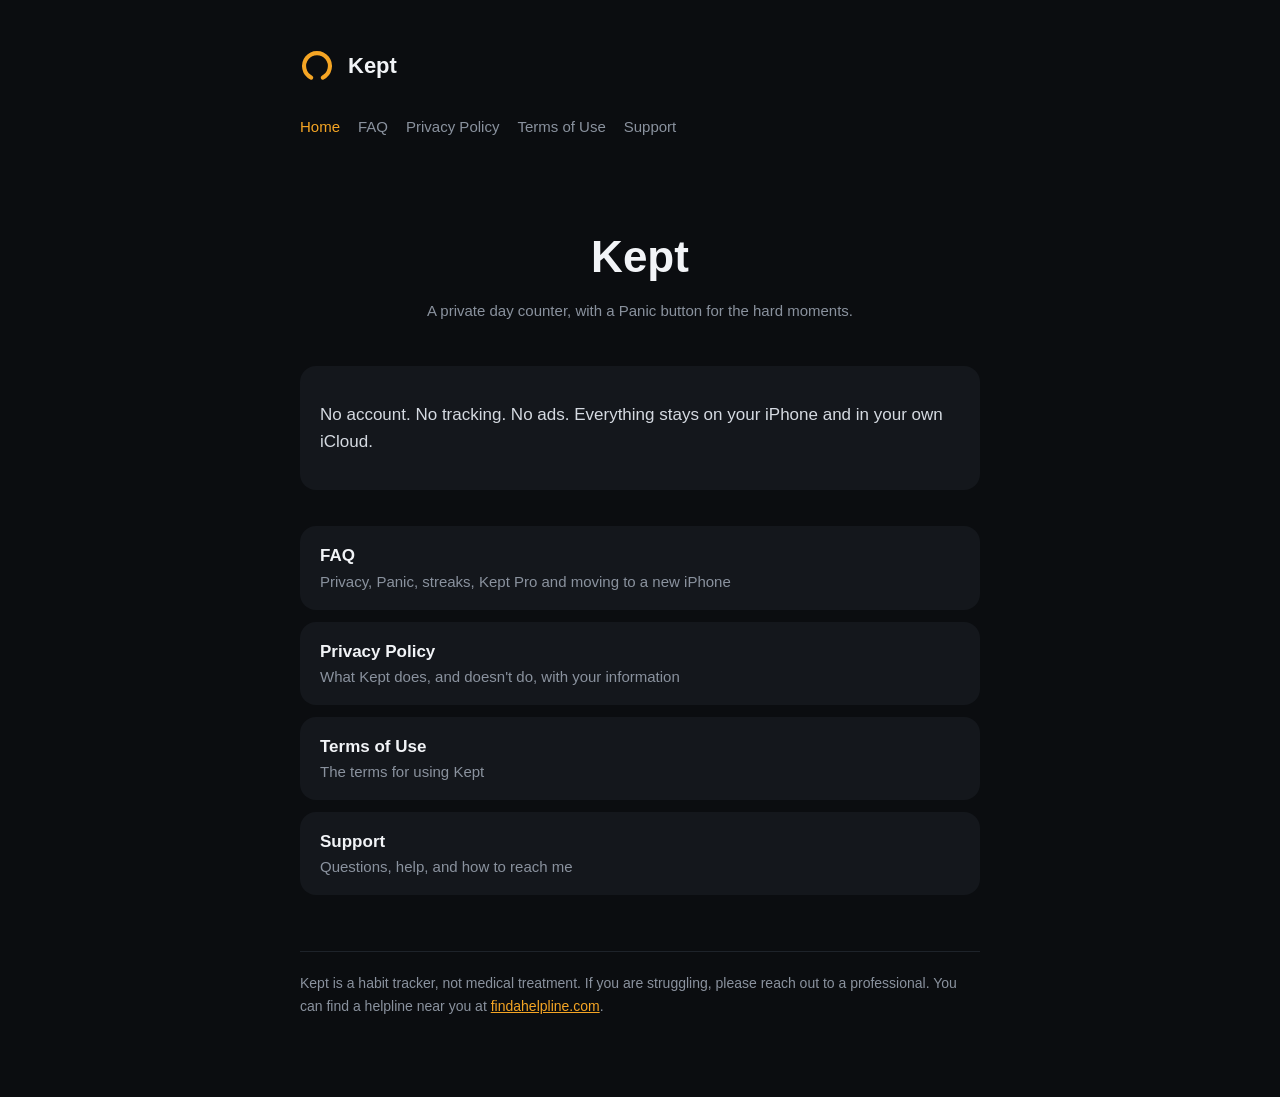
<file: index.html>
<!doctype html>
<html lang="en">
<head>
<meta charset="utf-8">
<meta name="viewport" content="width=device-width, initial-scale=1">
<title>Kept</title>
<meta name="description" content="Kept: a private day counter with a Panic button for the hard moments.">
<link rel="stylesheet" href="style.css">
</head>
<body>
<main>
<header><svg class="mark" viewBox="0 0 100 100" aria-hidden="true"><path d="M33 84 A38 38 0 1 1 67 84" fill="none" stroke="#F5A524" stroke-width="12" stroke-linecap="round"/></svg><a href="./">Kept</a></header>
<nav><a href="./" aria-current="page">Home</a><a href="faq.html">FAQ</a><a href="privacy.html">Privacy Policy</a><a href="terms.html">Terms of Use</a><a href="support.html">Support</a></nav>
<section class="hero">
<h1>Kept</h1>
<p class="muted">A private day counter, with a Panic button for the hard moments.</p>
</section>
<div class="card">
<p>No account. No tracking. No ads. Everything stays on your iPhone and in your own iCloud.</p>
</div>
<div class="links">
<a href="faq.html">FAQ<span>Privacy, Panic, streaks, Kept Pro and moving to a new iPhone</span></a>
<a href="privacy.html">Privacy Policy<span>What Kept does, and doesn't do, with your information</span></a>
<a href="terms.html">Terms of Use<span>The terms for using Kept</span></a>
<a href="support.html">Support<span>Questions, help, and how to reach me</span></a>
</div>
<footer>Kept is a habit tracker, not medical treatment. If you are struggling, please reach out to a professional. You can find a helpline near you at <a href="https://findahelpline.com">findahelpline.com</a>.</footer>
</main>
</body>
</html>
</file>
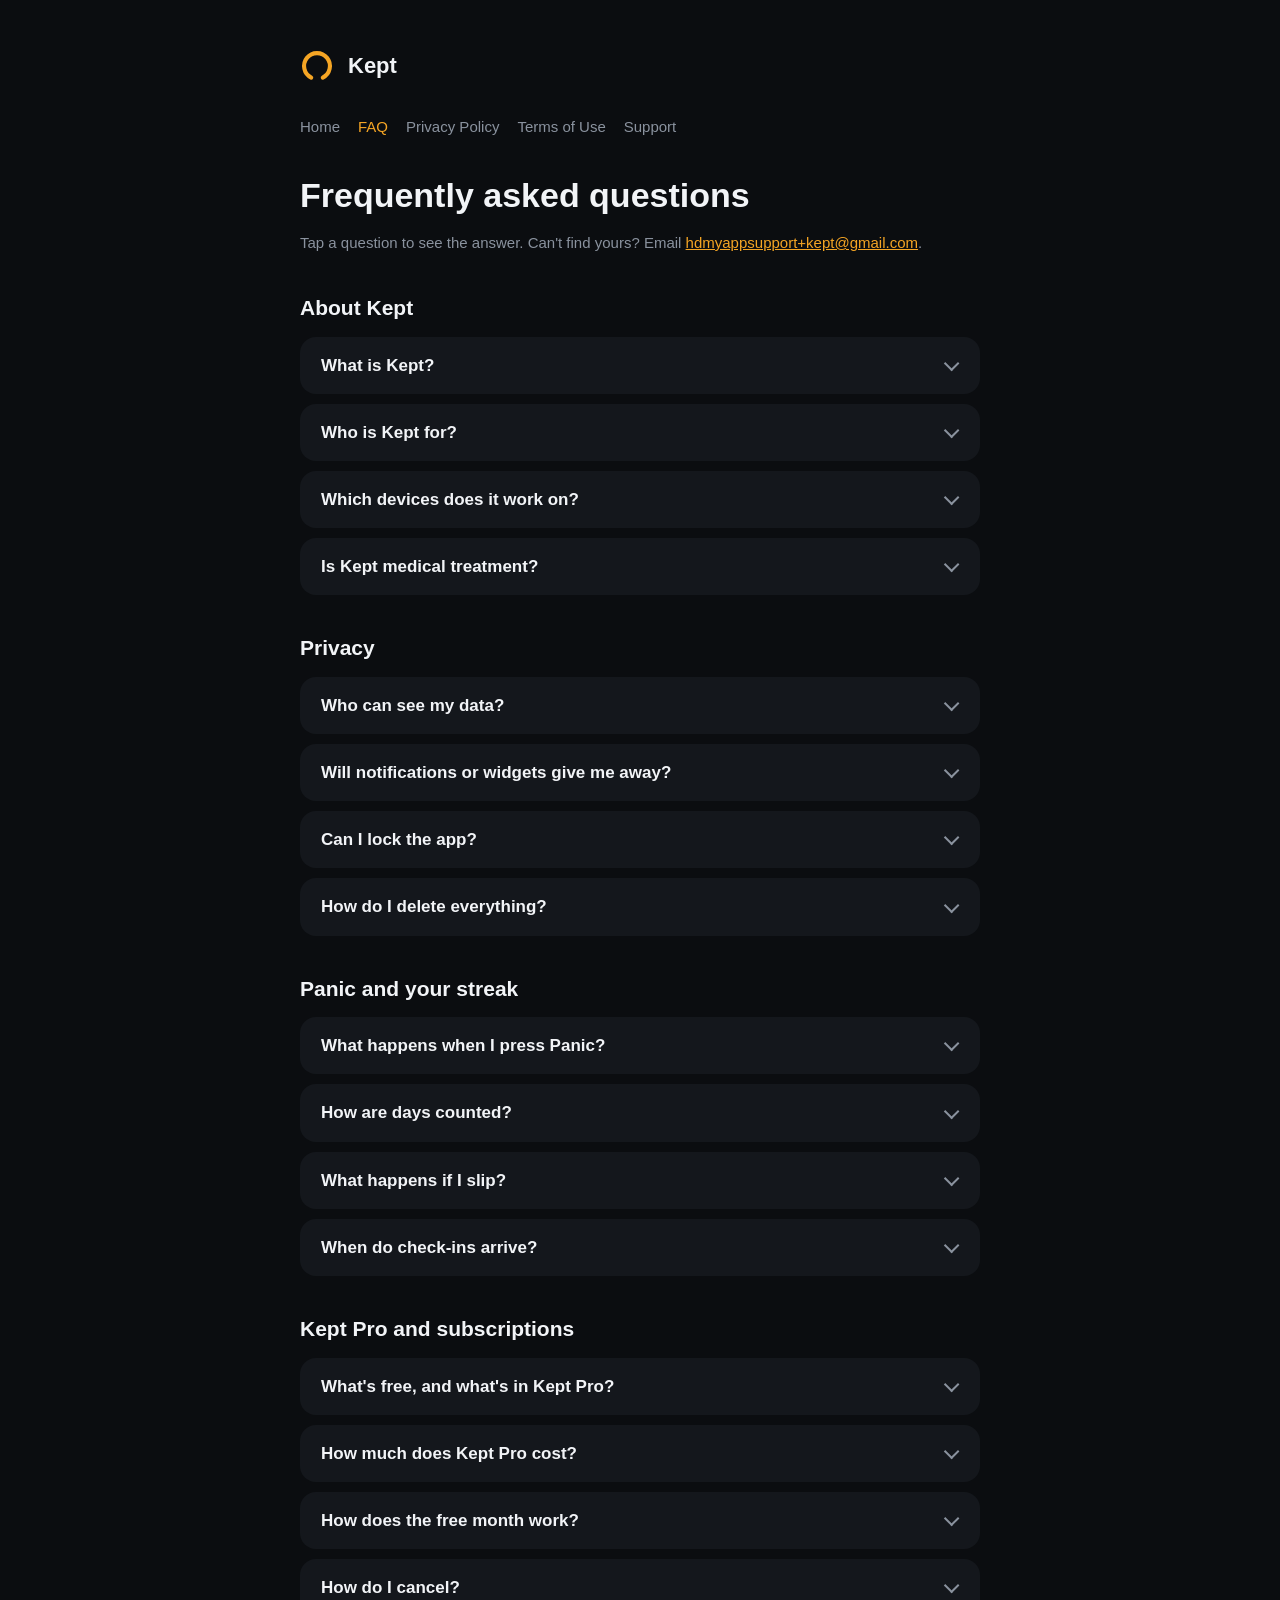
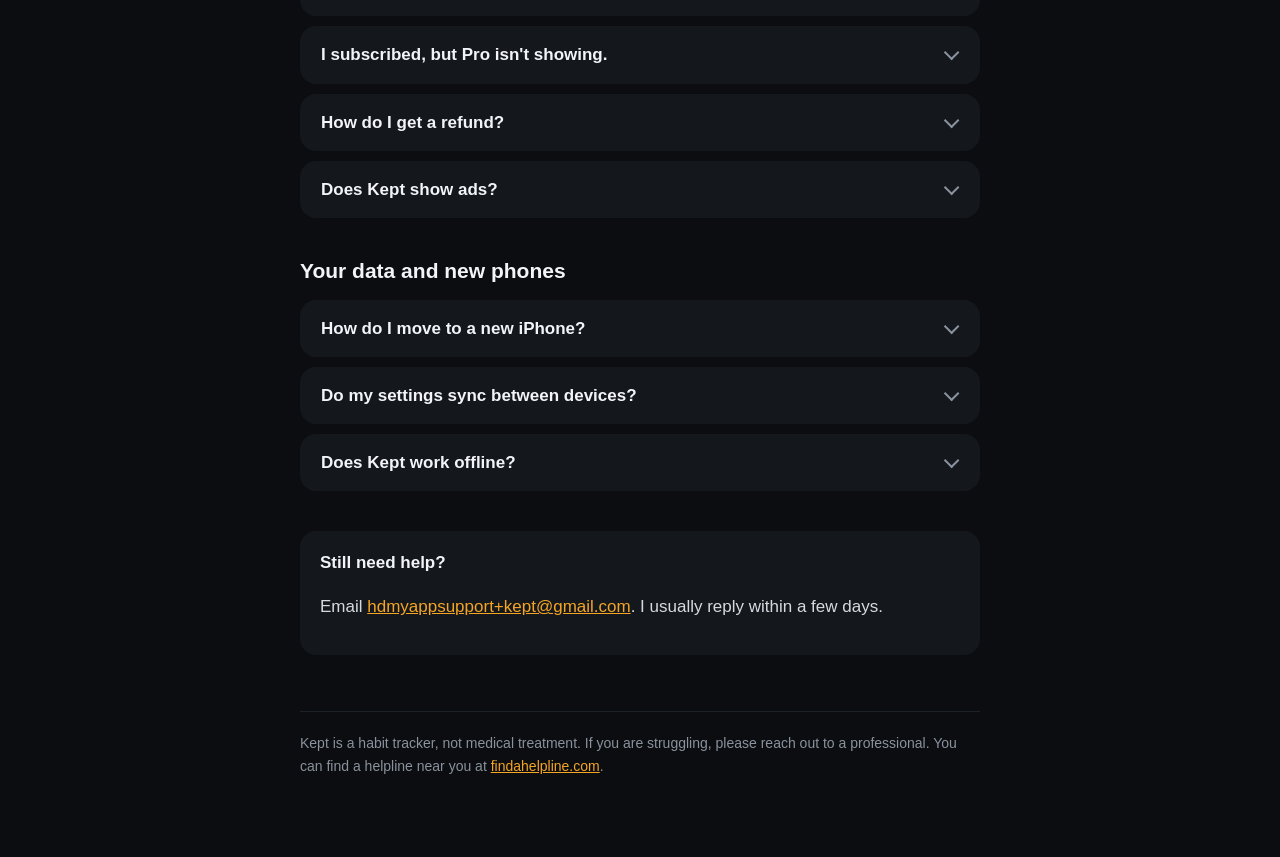
<file: faq.html>
<!doctype html>
<html lang="en">
<head>
<meta charset="utf-8">
<meta name="viewport" content="width=device-width, initial-scale=1">
<title>FAQ · Kept</title>
<meta name="description" content="Frequently asked questions about Kept: privacy, Panic, streaks, Kept Pro, subscriptions and moving to a new iPhone.">
<link rel="stylesheet" href="style.css">
</head>
<body>
<main>
<header><svg class="mark" viewBox="0 0 100 100" aria-hidden="true"><path d="M33 84 A38 38 0 1 1 67 84" fill="none" stroke="#F5A524" stroke-width="12" stroke-linecap="round"/></svg><a href="./">Kept</a></header>
<nav><a href="./">Home</a><a href="faq.html" aria-current="page">FAQ</a><a href="privacy.html">Privacy Policy</a><a href="terms.html">Terms of Use</a><a href="support.html">Support</a></nav>
<h1>Frequently asked questions</h1>
<p class="muted">Tap a question to see the answer. Can't find yours? Email <a href="mailto:hdmyappsupport+kept@gmail.com">hdmyappsupport+kept@gmail.com</a>.</p>

<h2>About Kept</h2>
<div class="faq">
<details>
<summary>What is Kept?</summary>
<p>A private day counter for adults stepping away from a habit, such as adult content. It shows how long you've kept going, down to the second, and gives you a Panic button for the moments when an urge hits.</p>
</details>
<details>
<summary>Who is Kept for?</summary>
<p>Adults aged 18 and over. On iOS 26 and later, Kept asks iOS whether you're 18 or older. You can decline the prompt, and Kept never sees your birth date.</p>
</details>
<details>
<summary>Which devices does it work on?</summary>
<p>iPhone, running iOS 18 or later. There's no iPad, Mac or Android version yet.</p>
</details>
<details>
<summary>Is Kept medical treatment?</summary>
<p>No. Kept is a habit tracker. If you're struggling, please reach out to a professional. You can find a helpline near you at <a href="https://findahelpline.com">findahelpline.com</a>.</p>
</details>
</div>

<h2>Privacy</h2>
<div class="faq">
<details>
<summary>Who can see my data?</summary>
<p>Only you. Kept has no account, no analytics, no ads and no tracking, and I don't run a server. Your data stays on your iPhone and, if you use iCloud, in your own private iCloud storage, which I can't access.</p>
</details>
<details>
<summary>Will notifications or widgets give me away?</summary>
<p>No. Notifications only say "Check-in" or "Milestone" and how long you've kept going, for example "8 hours in. Keep going." Widgets show a day count and a small siren icon, never what the app is for. You can hide the count on your Lock Screen: Kept → Settings → Widgets and privacy.</p>
</details>
<details>
<summary>Can I lock the app?</summary>
<p>Yes. Turn on Kept → Settings → App lock to require Face ID, Touch ID or your passcode. Kept also shows a blank screen in the app switcher.</p>
</details>
<details>
<summary>How do I delete everything?</summary>
<p>Kept → Settings → Delete all data. It removes your streak, slips, urges and notes from your iPhone and your iCloud, and stops all check-ins. It can't be undone.</p>
</details>
</div>

<h2>Panic and your streak</h2>
<div class="faq">
<details>
<summary>What happens when I press Panic?</summary>
<p>A ten-minute timer starts, because urges usually pass within ten minutes. You'll see short lines in the tone you chose, your own reasons, and a "Breathe with me" guide. You can leave after one minute, but try to stay until the ring closes.</p>
</details>
<details>
<summary>How are days counted?</summary>
<p>A day is a full 24 hours from your start, so the day count always matches the live timer, whatever your time zone.</p>
</details>
<details>
<summary>What happens if I slip?</summary>
<p>Tap "I slipped", choose what triggered it, and start again. Your current streak restarts, but your longest run and your total clean days stay. A slip doesn't erase the work you've done.</p>
</details>
<details>
<summary>When do check-ins arrive?</summary>
<p>Every 4 hours on the first day of a streak, then every 8 hours, plus milestones at 6, 12 and 18 hours and every day after. Nothing is sent between 11 pm and 7 am in your local time. Turn them on or off in Kept → Settings → Check-ins.</p>
</details>
</div>

<h2>Kept Pro and subscriptions</h2>
<div class="faq">
<details>
<summary>What's free, and what's in Kept Pro?</summary>
<p>Always free: Panic, your streak and stats, breathing, milestones, check-ins, app lock, iCloud sync and delete-all. Kept Pro adds Insights, Home Screen and Lock Screen widgets, your own Panic lines and reasons, and accent colors.</p>
</details>
<details>
<summary>How much does Kept Pro cost?</summary>
<p>In the US: $2.99 a month, $3.99 every 3 months, or $9.99 a year. Prices in other countries are set by the App Store in your local currency. Every plan starts with a free month.</p>
</details>
<details>
<summary>How does the free month work?</summary>
<p>You won't be charged during the first month. After that, the plan you chose renews automatically until you cancel. Cancel at least 24 hours before the free month ends and you won't be charged at all.</p>
</details>
<details>
<summary>How do I cancel?</summary>
<p>iPhone Settings → your name → Subscriptions → Kept, or Kept → Settings → Manage subscription. You keep Pro until the end of the period you've paid for.</p>
</details>
<details>
<summary>I subscribed, but Pro isn't showing.</summary>
<p>Open Kept → Settings → Restore purchases, signed in to the same Apple Account you subscribed with.</p>
</details>
<details>
<summary>How do I get a refund?</summary>
<p>Purchases are handled by Apple. Request a refund at <a href="https://reportaproblem.apple.com">reportaproblem.apple.com</a>.</p>
</details>
<details>
<summary>Does Kept show ads?</summary>
<p>No, and it never will.</p>
</details>
</div>

<h2>Your data and new phones</h2>
<div class="faq">
<details>
<summary>How do I move to a new iPhone?</summary>
<p>Sign in to the same Apple Account on the new iPhone, with iCloud turned on for Kept, and install Kept. On first launch it checks iCloud for a few seconds, then your streak, slips and Insights come back by themselves. Restoring an iPhone backup or using Quick Start also brings Kept's data over.</p>
</details>
<details>
<summary>Do my settings sync between devices?</summary>
<p>Your streak, reasons, tone, custom lines and accent sync through iCloud. App lock and check-ins are set separately on each iPhone, on purpose.</p>
</details>
<details>
<summary>Does Kept work offline?</summary>
<p>Yes. Everything works without a connection. iCloud catches up the next time you're online.</p>
</details>
</div>

<div class="card cta">
<strong>Still need help?</strong>
<p>Email <a href="mailto:hdmyappsupport+kept@gmail.com">hdmyappsupport+kept@gmail.com</a>. I usually reply within a few days.</p>
</div>

<footer>Kept is a habit tracker, not medical treatment. If you are struggling, please reach out to a professional. You can find a helpline near you at <a href="https://findahelpline.com">findahelpline.com</a>.</footer>
</main>
</body>
</html>
</file>
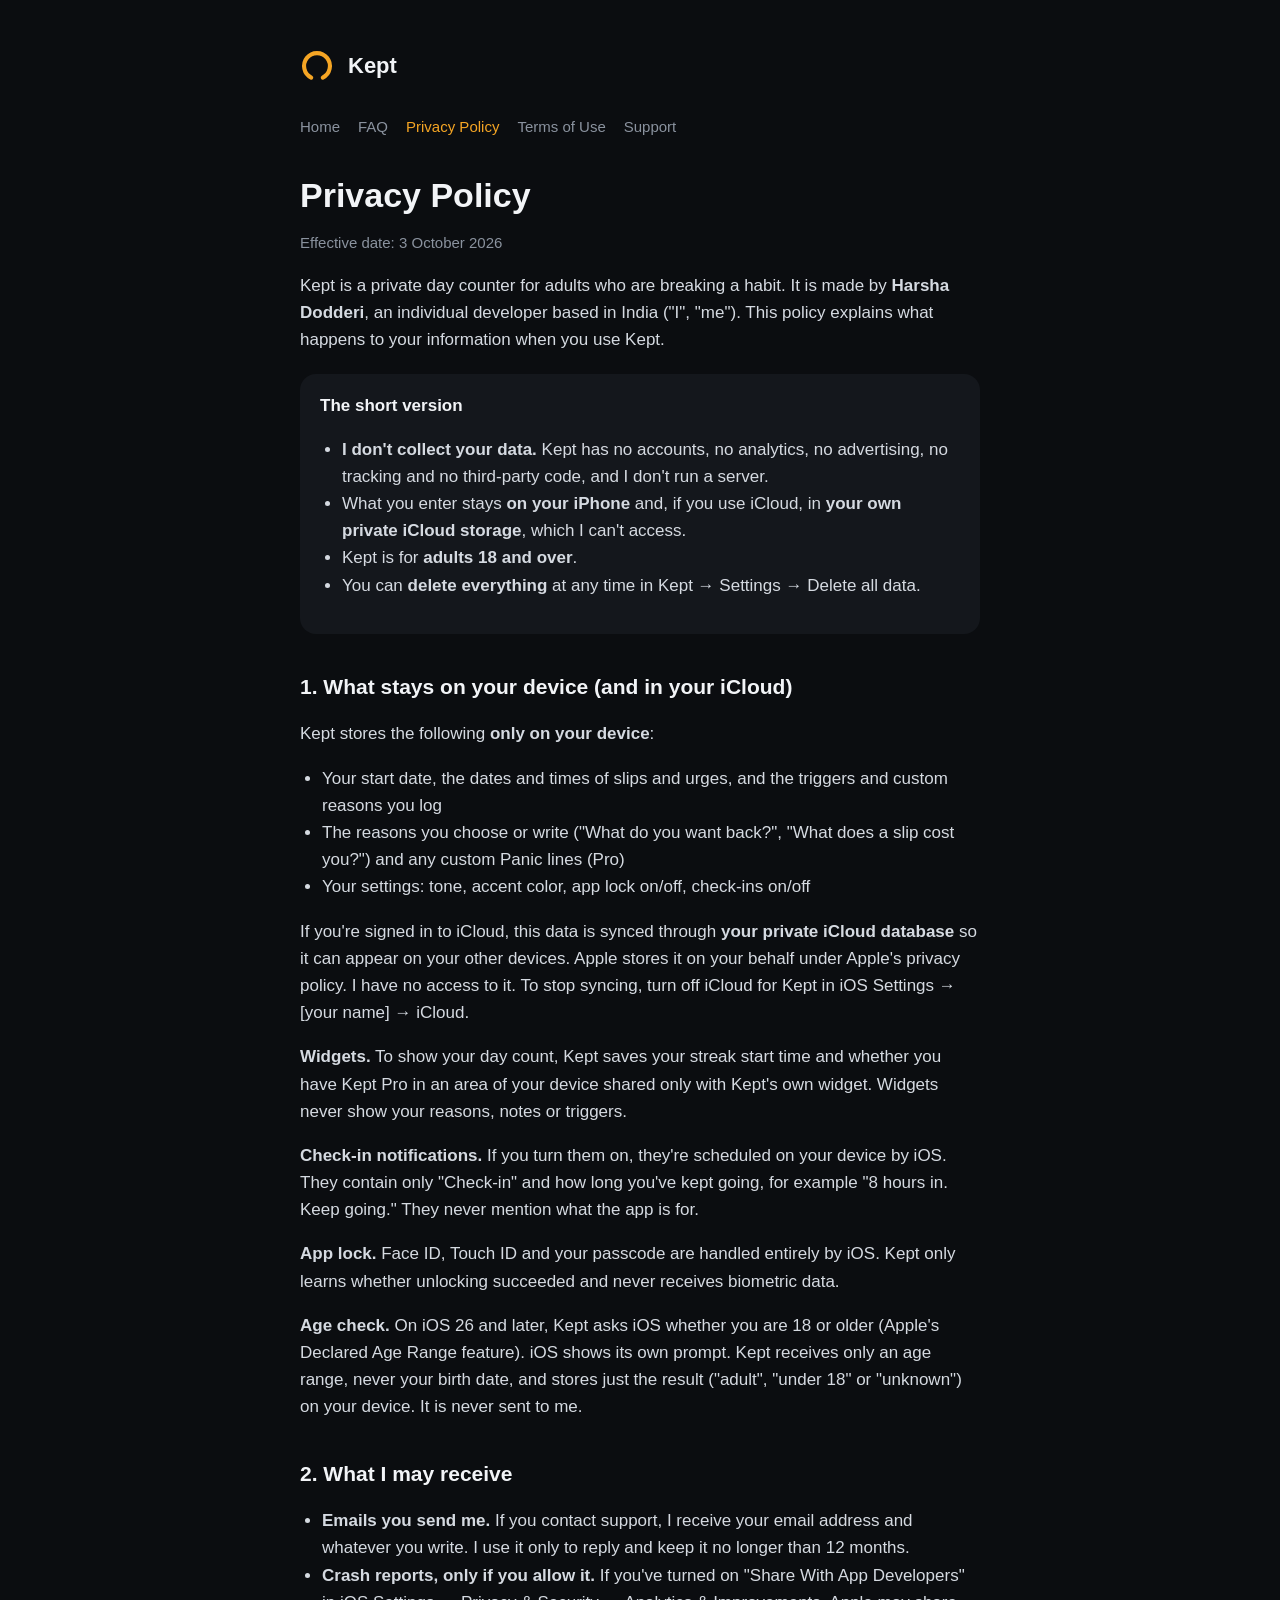
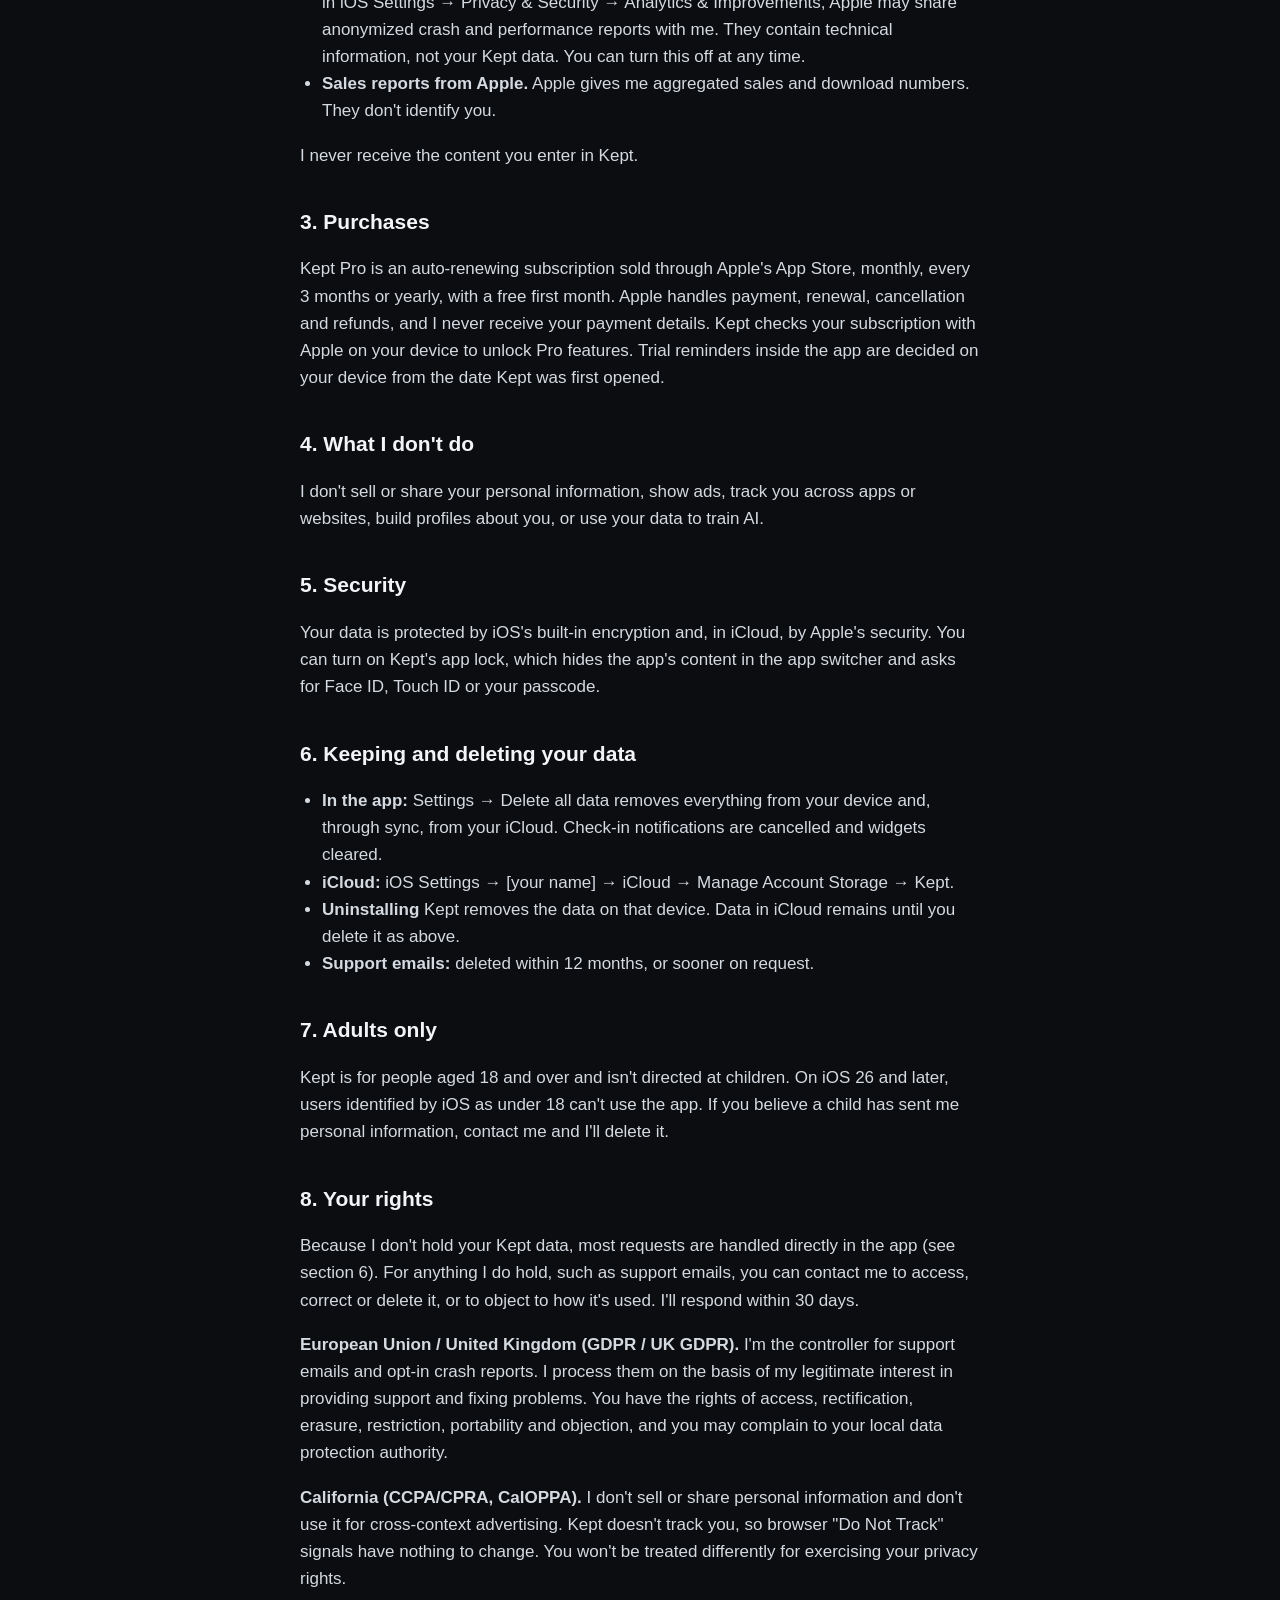
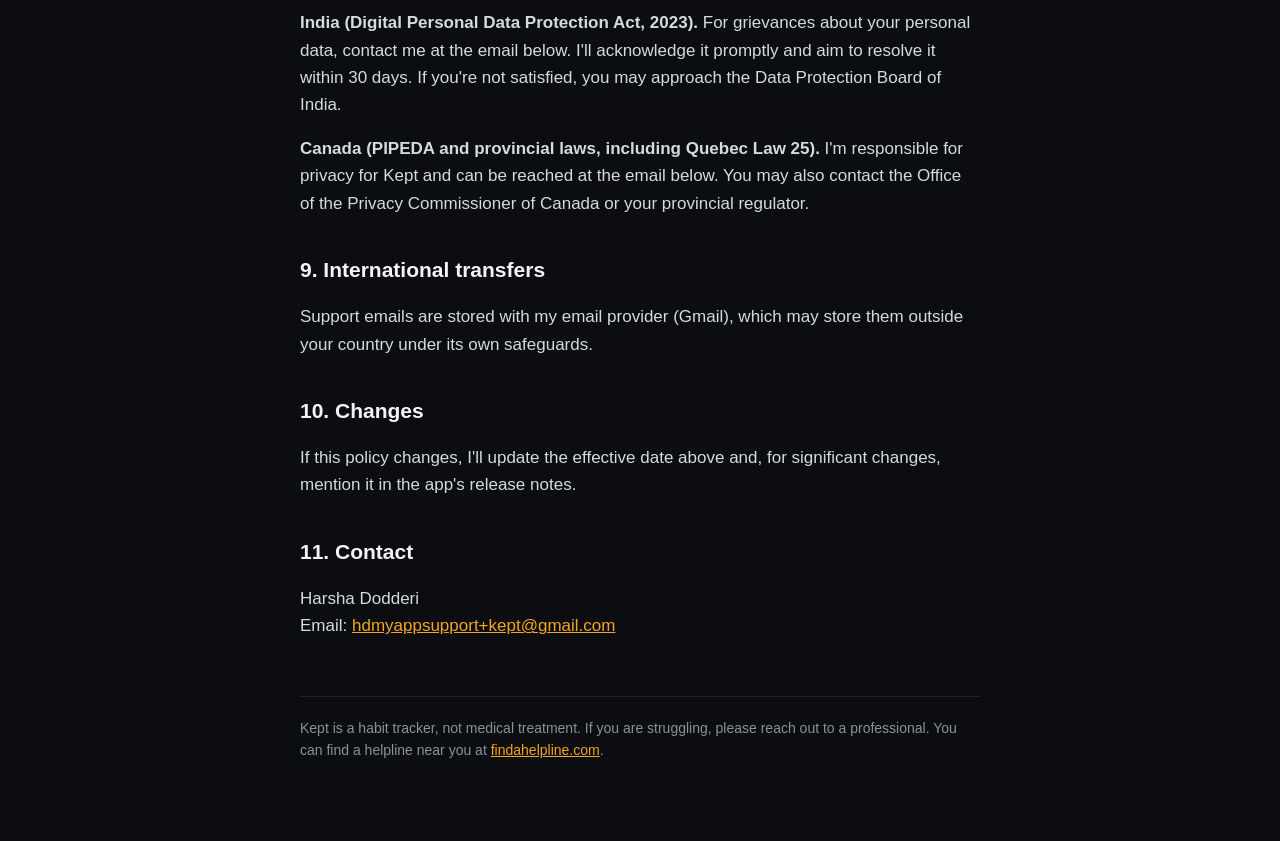
<file: privacy.html>
<!doctype html>
<html lang="en">
<head>
<meta charset="utf-8">
<meta name="viewport" content="width=device-width, initial-scale=1">
<title>Privacy Policy · Kept</title>
<meta name="description" content="Privacy Policy for Kept. No accounts, no tracking, no ads.">
<link rel="stylesheet" href="style.css">
</head>
<body>
<main>
<header><svg class="mark" viewBox="0 0 100 100" aria-hidden="true"><path d="M33 84 A38 38 0 1 1 67 84" fill="none" stroke="#F5A524" stroke-width="12" stroke-linecap="round"/></svg><a href="./">Kept</a></header>
<nav><a href="./">Home</a><a href="faq.html">FAQ</a><a href="privacy.html" aria-current="page">Privacy Policy</a><a href="terms.html">Terms of Use</a><a href="support.html">Support</a></nav>
<h1>Privacy Policy</h1>
<p class="meta">Effective date: 3 October 2026</p>
<p>Kept is a private day counter for adults who are breaking a habit. It is made by <strong>Harsha Dodderi</strong>, an individual developer based in India ("I", "me"). This policy explains what happens to your information when you use Kept.</p>

<div class="card">
<strong>The short version</strong>
<ul>
<li><strong>I don't collect your data.</strong> Kept has no accounts, no analytics, no advertising, no tracking and no third-party code, and I don't run a server.</li>
<li>What you enter stays <strong>on your iPhone</strong> and, if you use iCloud, in <strong>your own private iCloud storage</strong>, which I can't access.</li>
<li>Kept is for <strong>adults 18 and over</strong>.</li>
<li>You can <strong>delete everything</strong> at any time in Kept → Settings → Delete all data.</li>
</ul>
</div>

<h2>1. What stays on your device (and in your iCloud)</h2>
<p>Kept stores the following <strong>only on your device</strong>:</p>
<ul>
<li>Your start date, the dates and times of slips and urges, and the triggers and custom reasons you log</li>
<li>The reasons you choose or write ("What do you want back?", "What does a slip cost you?") and any custom Panic lines (Pro)</li>
<li>Your settings: tone, accent color, app lock on/off, check-ins on/off</li>
</ul>
<p>If you're signed in to iCloud, this data is synced through <strong>your private iCloud database</strong> so it can appear on your other devices. Apple stores it on your behalf under Apple's privacy policy. I have no access to it. To stop syncing, turn off iCloud for Kept in iOS Settings → [your name] → iCloud.</p>
<p><strong>Widgets.</strong> To show your day count, Kept saves your streak start time and whether you have Kept Pro in an area of your device shared only with Kept's own widget. Widgets never show your reasons, notes or triggers.</p>
<p><strong>Check-in notifications.</strong> If you turn them on, they're scheduled on your device by iOS. They contain only "Check-in" and how long you've kept going, for example "8 hours in. Keep going." They never mention what the app is for.</p>
<p><strong>App lock.</strong> Face ID, Touch ID and your passcode are handled entirely by iOS. Kept only learns whether unlocking succeeded and never receives biometric data.</p>
<p><strong>Age check.</strong> On iOS 26 and later, Kept asks iOS whether you are 18 or older (Apple's Declared Age Range feature). iOS shows its own prompt. Kept receives only an age range, never your birth date, and stores just the result ("adult", "under 18" or "unknown") on your device. It is never sent to me.</p>

<h2>2. What I may receive</h2>
<ul>
<li><strong>Emails you send me.</strong> If you contact support, I receive your email address and whatever you write. I use it only to reply and keep it no longer than 12 months.</li>
<li><strong>Crash reports, only if you allow it.</strong> If you've turned on "Share With App Developers" in iOS Settings → Privacy &amp; Security → Analytics &amp; Improvements, Apple may share anonymized crash and performance reports with me. They contain technical information, not your Kept data. You can turn this off at any time.</li>
<li><strong>Sales reports from Apple.</strong> Apple gives me aggregated sales and download numbers. They don't identify you.</li>
</ul>
<p>I never receive the content you enter in Kept.</p>

<h2>3. Purchases</h2>
<p>Kept Pro is an auto-renewing subscription sold through Apple's App Store, monthly, every 3 months or yearly, with a free first month. Apple handles payment, renewal, cancellation and refunds, and I never receive your payment details. Kept checks your subscription with Apple on your device to unlock Pro features. Trial reminders inside the app are decided on your device from the date Kept was first opened.</p>

<h2>4. What I don't do</h2>
<p>I don't sell or share your personal information, show ads, track you across apps or websites, build profiles about you, or use your data to train AI.</p>

<h2>5. Security</h2>
<p>Your data is protected by iOS's built-in encryption and, in iCloud, by Apple's security. You can turn on Kept's app lock, which hides the app's content in the app switcher and asks for Face ID, Touch ID or your passcode.</p>

<h2>6. Keeping and deleting your data</h2>
<ul>
<li><strong>In the app:</strong> Settings → Delete all data removes everything from your device and, through sync, from your iCloud. Check-in notifications are cancelled and widgets cleared.</li>
<li><strong>iCloud:</strong> iOS Settings → [your name] → iCloud → Manage Account Storage → Kept.</li>
<li><strong>Uninstalling</strong> Kept removes the data on that device. Data in iCloud remains until you delete it as above.</li>
<li><strong>Support emails:</strong> deleted within 12 months, or sooner on request.</li>
</ul>

<h2>7. Adults only</h2>
<p>Kept is for people aged 18 and over and isn't directed at children. On iOS 26 and later, users identified by iOS as under 18 can't use the app. If you believe a child has sent me personal information, contact me and I'll delete it.</p>

<h2>8. Your rights</h2>
<p>Because I don't hold your Kept data, most requests are handled directly in the app (see section 6). For anything I do hold, such as support emails, you can contact me to access, correct or delete it, or to object to how it's used. I'll respond within 30 days.</p>
<p><strong>European Union / United Kingdom (GDPR / UK GDPR).</strong> I'm the controller for support emails and opt-in crash reports. I process them on the basis of my legitimate interest in providing support and fixing problems. You have the rights of access, rectification, erasure, restriction, portability and objection, and you may complain to your local data protection authority.</p>
<p><strong>California (CCPA/CPRA, CalOPPA).</strong> I don't sell or share personal information and don't use it for cross-context advertising. Kept doesn't track you, so browser "Do Not Track" signals have nothing to change. You won't be treated differently for exercising your privacy rights.</p>
<p><strong>India (Digital Personal Data Protection Act, 2023).</strong> For grievances about your personal data, contact me at the email below. I'll acknowledge it promptly and aim to resolve it within 30 days. If you're not satisfied, you may approach the Data Protection Board of India.</p>
<p><strong>Canada (PIPEDA and provincial laws, including Quebec Law 25).</strong> I'm responsible for privacy for Kept and can be reached at the email below. You may also contact the Office of the Privacy Commissioner of Canada or your provincial regulator.</p>

<h2>9. International transfers</h2>
<p>Support emails are stored with my email provider (Gmail), which may store them outside your country under its own safeguards.</p>

<h2>10. Changes</h2>
<p>If this policy changes, I'll update the effective date above and, for significant changes, mention it in the app's release notes.</p>

<h2>11. Contact</h2>
<p>Harsha Dodderi<br>Email: <a href="mailto:hdmyappsupport+kept@gmail.com">hdmyappsupport+kept@gmail.com</a></p>

<footer>Kept is a habit tracker, not medical treatment. If you are struggling, please reach out to a professional. You can find a helpline near you at <a href="https://findahelpline.com">findahelpline.com</a>.</footer>
</main>
</body>
</html>
</file>
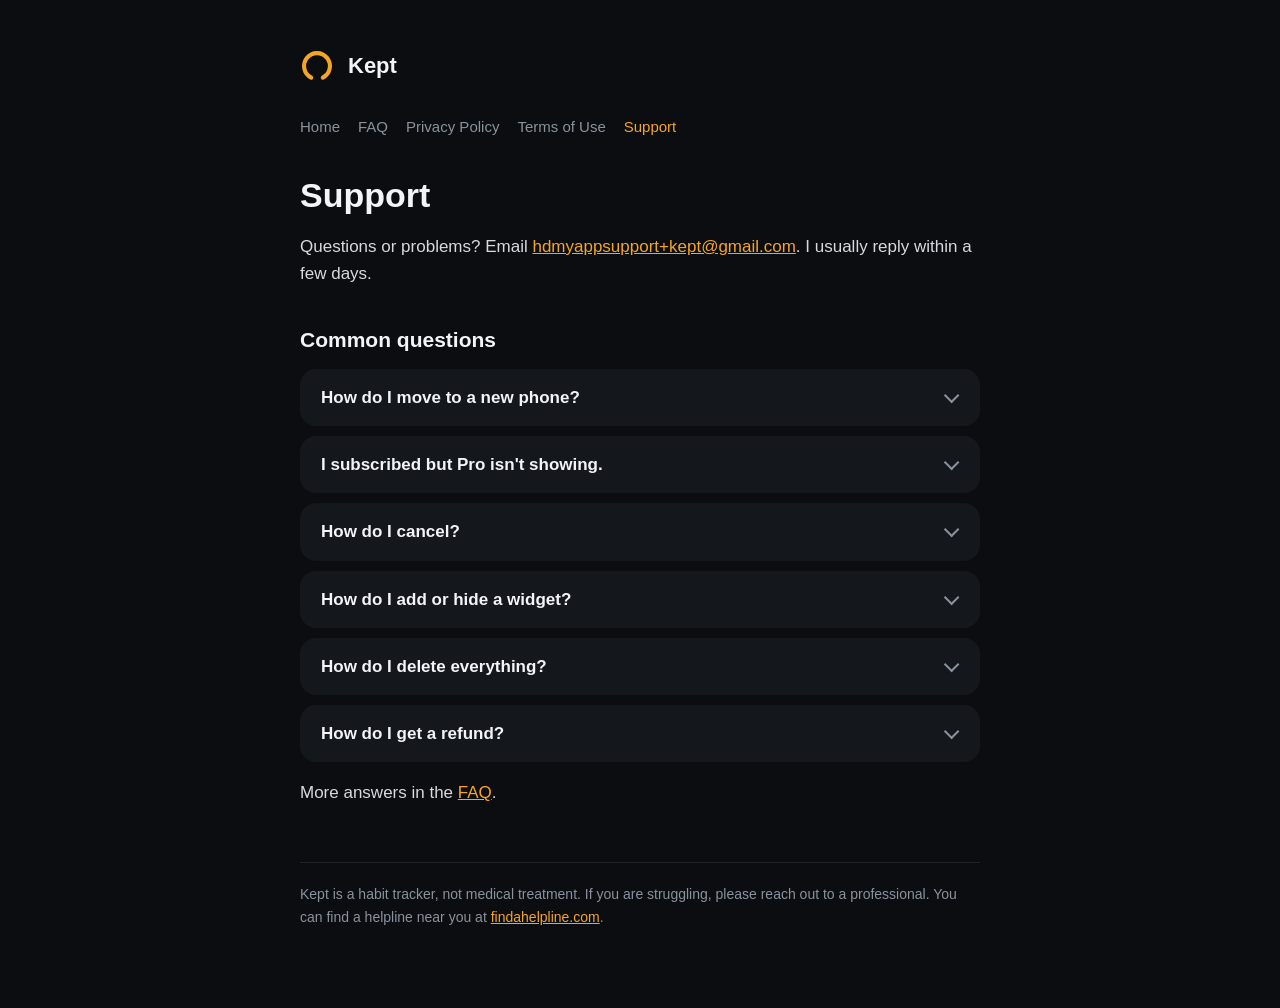
<file: support.html>
<!doctype html>
<html lang="en">
<head>
<meta charset="utf-8">
<meta name="viewport" content="width=device-width, initial-scale=1">
<title>Support · Kept</title>
<meta name="description" content="Help and contact for Kept.">
<link rel="stylesheet" href="style.css">
</head>
<body>
<main>
<header><svg class="mark" viewBox="0 0 100 100" aria-hidden="true"><path d="M33 84 A38 38 0 1 1 67 84" fill="none" stroke="#F5A524" stroke-width="12" stroke-linecap="round"/></svg><a href="./">Kept</a></header>
<nav><a href="./">Home</a><a href="faq.html">FAQ</a><a href="privacy.html">Privacy Policy</a><a href="terms.html">Terms of Use</a><a href="support.html" aria-current="page">Support</a></nav>
<h1>Support</h1>
<p>Questions or problems? Email <a href="mailto:hdmyappsupport+kept@gmail.com">hdmyappsupport+kept@gmail.com</a>. I usually reply within a few days.</p>
<h2>Common questions</h2>
<div class="faq">
<details>
<summary>How do I move to a new phone?</summary>
<p>Sign in to the same iCloud account on the new iPhone and install Kept. Your data syncs automatically.</p>
</details>
<details>
<summary>I subscribed but Pro isn't showing.</summary>
<p>Open Kept → Settings → Restore purchases, signed in to the same Apple Account you subscribed with.</p>
</details>
<details>
<summary>How do I cancel?</summary>
<p>iPhone Settings → your name → Subscriptions → Kept, or Kept → Settings → Manage subscription. Cancel during the free month and you won't be charged.</p>
</details>
<details>
<summary>How do I add or hide a widget?</summary>
<p>Kept → Settings → Add a widget shows how to add one. Settings → Widgets and privacy explains how to hide the count on your Lock Screen.</p>
</details>
<details>
<summary>How do I delete everything?</summary>
<p>Kept → Settings → Delete all data. This removes your data from your iPhone and your iCloud.</p>
</details>
<details>
<summary>How do I get a refund?</summary>
<p>Purchases are handled by Apple. Request a refund at <a href="https://reportaproblem.apple.com">reportaproblem.apple.com</a>.</p>
</details>
</div>
<p>More answers in the <a href="faq.html">FAQ</a>.</p>
<footer>Kept is a habit tracker, not medical treatment. If you are struggling, please reach out to a professional. You can find a helpline near you at <a href="https://findahelpline.com">findahelpline.com</a>.</footer>
</main>
</body>
</html>
</file>
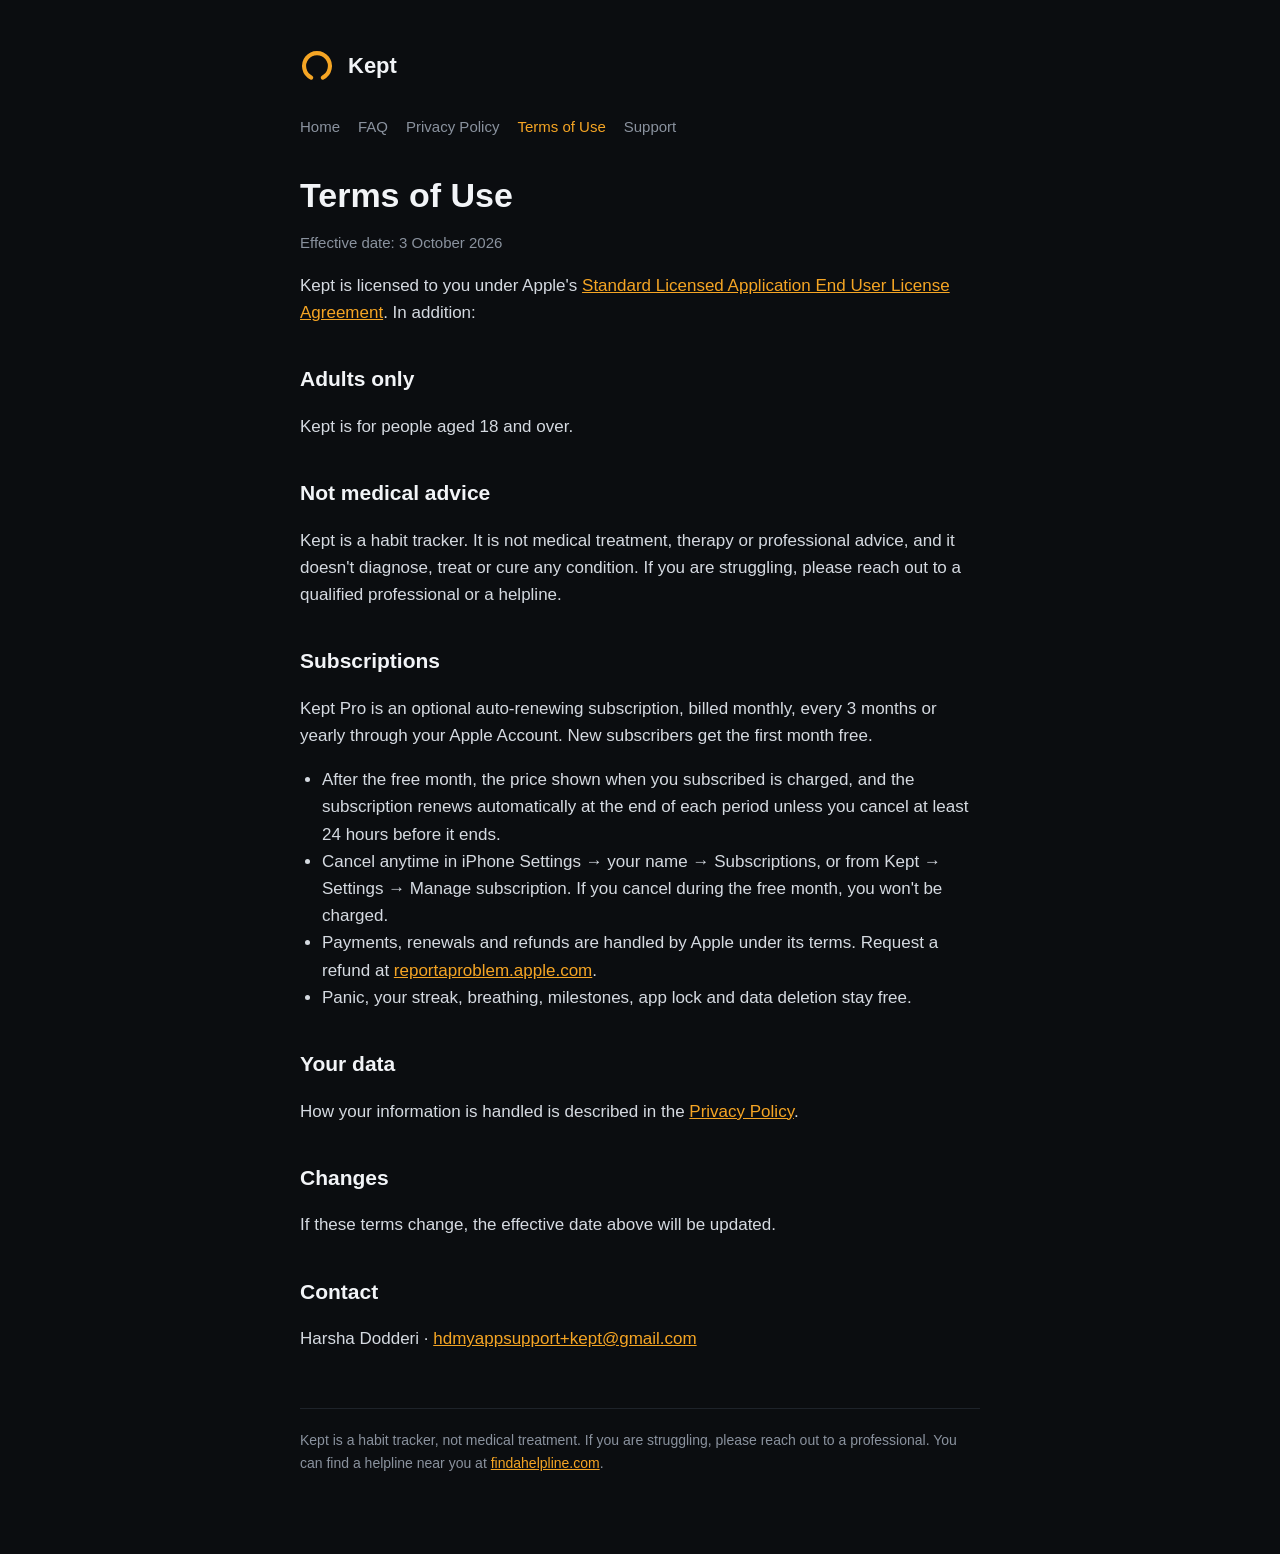
<file: terms.html>
<!doctype html>
<html lang="en">
<head>
<meta charset="utf-8">
<meta name="viewport" content="width=device-width, initial-scale=1">
<title>Terms of Use · Kept</title>
<meta name="description" content="Terms of Use for Kept.">
<link rel="stylesheet" href="style.css">
</head>
<body>
<main>
<header><svg class="mark" viewBox="0 0 100 100" aria-hidden="true"><path d="M33 84 A38 38 0 1 1 67 84" fill="none" stroke="#F5A524" stroke-width="12" stroke-linecap="round"/></svg><a href="./">Kept</a></header>
<nav><a href="./">Home</a><a href="faq.html">FAQ</a><a href="privacy.html">Privacy Policy</a><a href="terms.html" aria-current="page">Terms of Use</a><a href="support.html">Support</a></nav>
<h1>Terms of Use</h1>
<p class="meta">Effective date: 3 October 2026</p>
<p>Kept is licensed to you under Apple's <a href="https://www.apple.com/legal/internet-services/itunes/dev/stdeula/">Standard Licensed Application End User License Agreement</a>. In addition:</p>
<h2>Adults only</h2>
<p>Kept is for people aged 18 and over.</p>
<h2>Not medical advice</h2>
<p>Kept is a habit tracker. It is not medical treatment, therapy or professional advice, and it doesn't diagnose, treat or cure any condition. If you are struggling, please reach out to a qualified professional or a helpline.</p>
<h2>Subscriptions</h2>
<p>Kept Pro is an optional auto-renewing subscription, billed monthly, every 3 months or yearly through your Apple Account. New subscribers get the first month free.</p>
<ul>
<li>After the free month, the price shown when you subscribed is charged, and the subscription renews automatically at the end of each period unless you cancel at least 24 hours before it ends.</li>
<li>Cancel anytime in iPhone Settings → your name → Subscriptions, or from Kept → Settings → Manage subscription. If you cancel during the free month, you won't be charged.</li>
<li>Payments, renewals and refunds are handled by Apple under its terms. Request a refund at <a href="https://reportaproblem.apple.com">reportaproblem.apple.com</a>.</li>
<li>Panic, your streak, breathing, milestones, app lock and data deletion stay free.</li>
</ul>
<h2>Your data</h2>
<p>How your information is handled is described in the <a href="privacy.html">Privacy Policy</a>.</p>
<h2>Changes</h2>
<p>If these terms change, the effective date above will be updated.</p>
<h2>Contact</h2>
<p>Harsha Dodderi · <a href="mailto:hdmyappsupport+kept@gmail.com">hdmyappsupport+kept@gmail.com</a></p>
<footer>Kept is a habit tracker, not medical treatment. If you are struggling, please reach out to a professional. You can find a helpline near you at <a href="https://findahelpline.com">findahelpline.com</a>.</footer>
</main>
</body>
</html>
</file>
<file: style.css>
:root {
  --bg: #0B0D10; --card: #14171C; --text: #F2F4F7; --muted: #8A929E; --accent: #F5A524;
}
* { box-sizing: border-box; }
html { -webkit-text-size-adjust: 100%; }
body {
  margin: 0; background: var(--bg); color: var(--text);
  font: 17px/1.6 ui-rounded, -apple-system, BlinkMacSystemFont, "SF Pro Rounded", "Segoe UI", Roboto, sans-serif;
}
main { max-width: 720px; margin: 0 auto; padding: 48px 20px 80px; }
header { display: flex; align-items: center; gap: 14px; margin-bottom: 32px; }
header a { color: var(--text); text-decoration: none; font-weight: 700; font-size: 22px; }
.mark { width: 34px; height: 34px; }
nav { display: flex; flex-wrap: wrap; gap: 8px 18px; margin: 0 0 36px; }
nav a { color: var(--muted); text-decoration: none; font-size: 15px; }
nav a:hover, nav a[aria-current] { color: var(--accent); }
h1 { font-size: 34px; line-height: 1.2; margin: 0 0 8px; }
h2 { font-size: 21px; margin: 36px 0 8px; }
p, li { color: #D5DAE1; }
.muted, .meta { color: var(--muted); font-size: 15px; }
a { color: var(--accent); }
.card { background: var(--card); border-radius: 16px; padding: 18px 20px; margin: 20px 0; }
ul { padding-left: 22px; }
.hero { text-align: center; padding: 40px 0 8px; }
.hero .mark { width: 72px; height: 72px; }
.hero h1 { font-size: 44px; margin-top: 16px; }
.links { display: grid; gap: 12px; margin-top: 36px; }
.links a { display: block; background: var(--card); border-radius: 16px; padding: 16px 20px; color: var(--text); text-decoration: none; font-weight: 600; }
.links a span { display: block; color: var(--muted); font-weight: 400; font-size: 15px; }
footer { margin-top: 56px; color: var(--muted); font-size: 14px; border-top: 1px solid #1E232A; padding-top: 20px; }

/* FAQ: native <details> so questions expand without JavaScript and work with keyboards and screen readers. */
.faq { display: grid; gap: 10px; margin: 12px 0 8px; }
.faq details { background: var(--card); border-radius: 16px; border: 1px solid transparent; transition: border-color .2s; }
.faq details[open] { border-color: rgba(245, 165, 36, .35); }
.faq summary {
  list-style: none; cursor: pointer; display: flex; align-items: center; justify-content: space-between; gap: 16px;
  min-height: 52px; padding: 14px 20px; font-weight: 600; color: var(--text); border-radius: 16px;
}
.faq summary::-webkit-details-marker { display: none; }
.faq summary::after {
  content: ""; flex: none; width: 9px; height: 9px; margin-right: 4px;
  border-right: 2px solid var(--muted); border-bottom: 2px solid var(--muted);
  transform: rotate(45deg) translateY(-3px); transition: transform .2s, border-color .2s;
}
.faq details[open] summary::after { transform: rotate(225deg) translate(-2px, -1px); border-color: var(--accent); }
.faq summary:hover { color: var(--accent); }
.faq summary:focus-visible { outline: 2px solid var(--accent); outline-offset: 2px; }
.faq details p { margin: 0; padding: 0 20px 18px; }
.cta { margin-top: 40px; }
@media (prefers-reduced-motion: reduce) { .faq details, .faq summary::after { transition: none; } }
@media (max-width: 480px) {
  h1 { font-size: 30px; }
  .faq summary { padding: 14px 16px; }
  .faq details p { padding: 0 16px 16px; }
}
</file>
